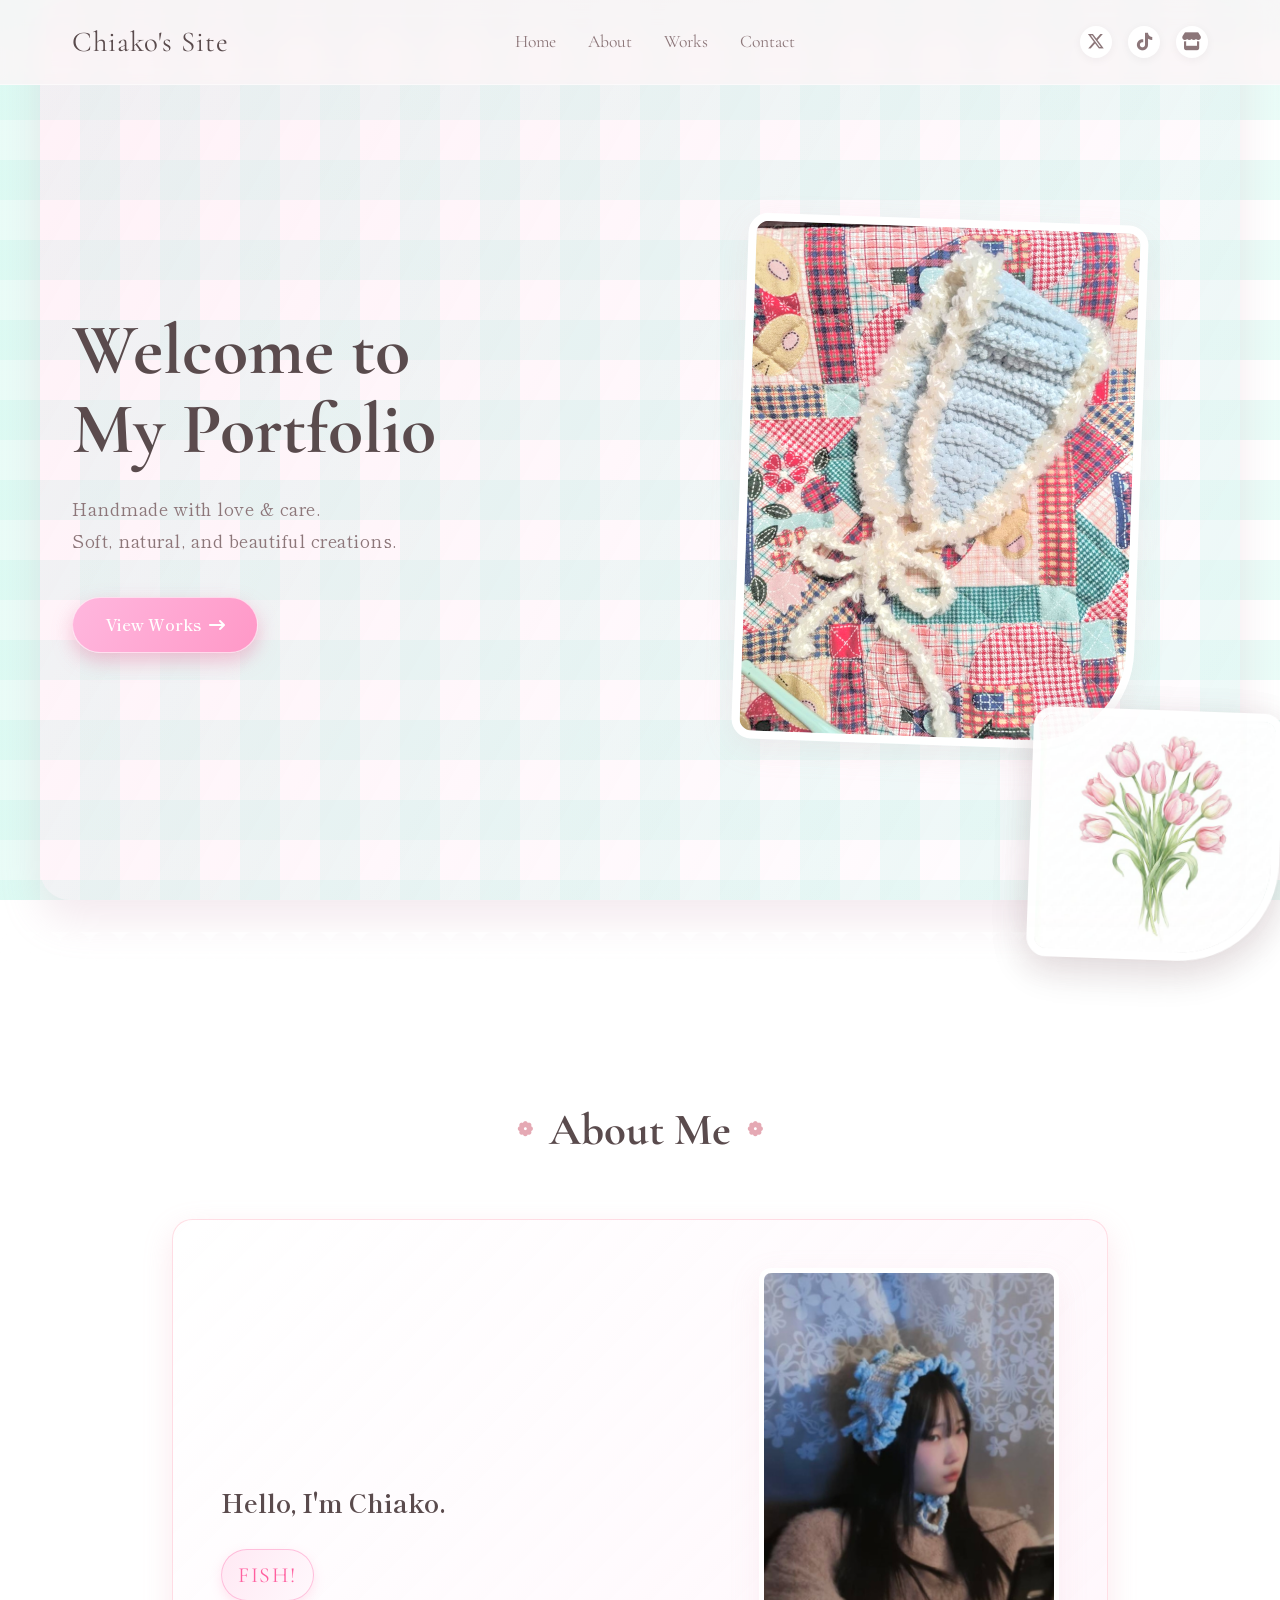
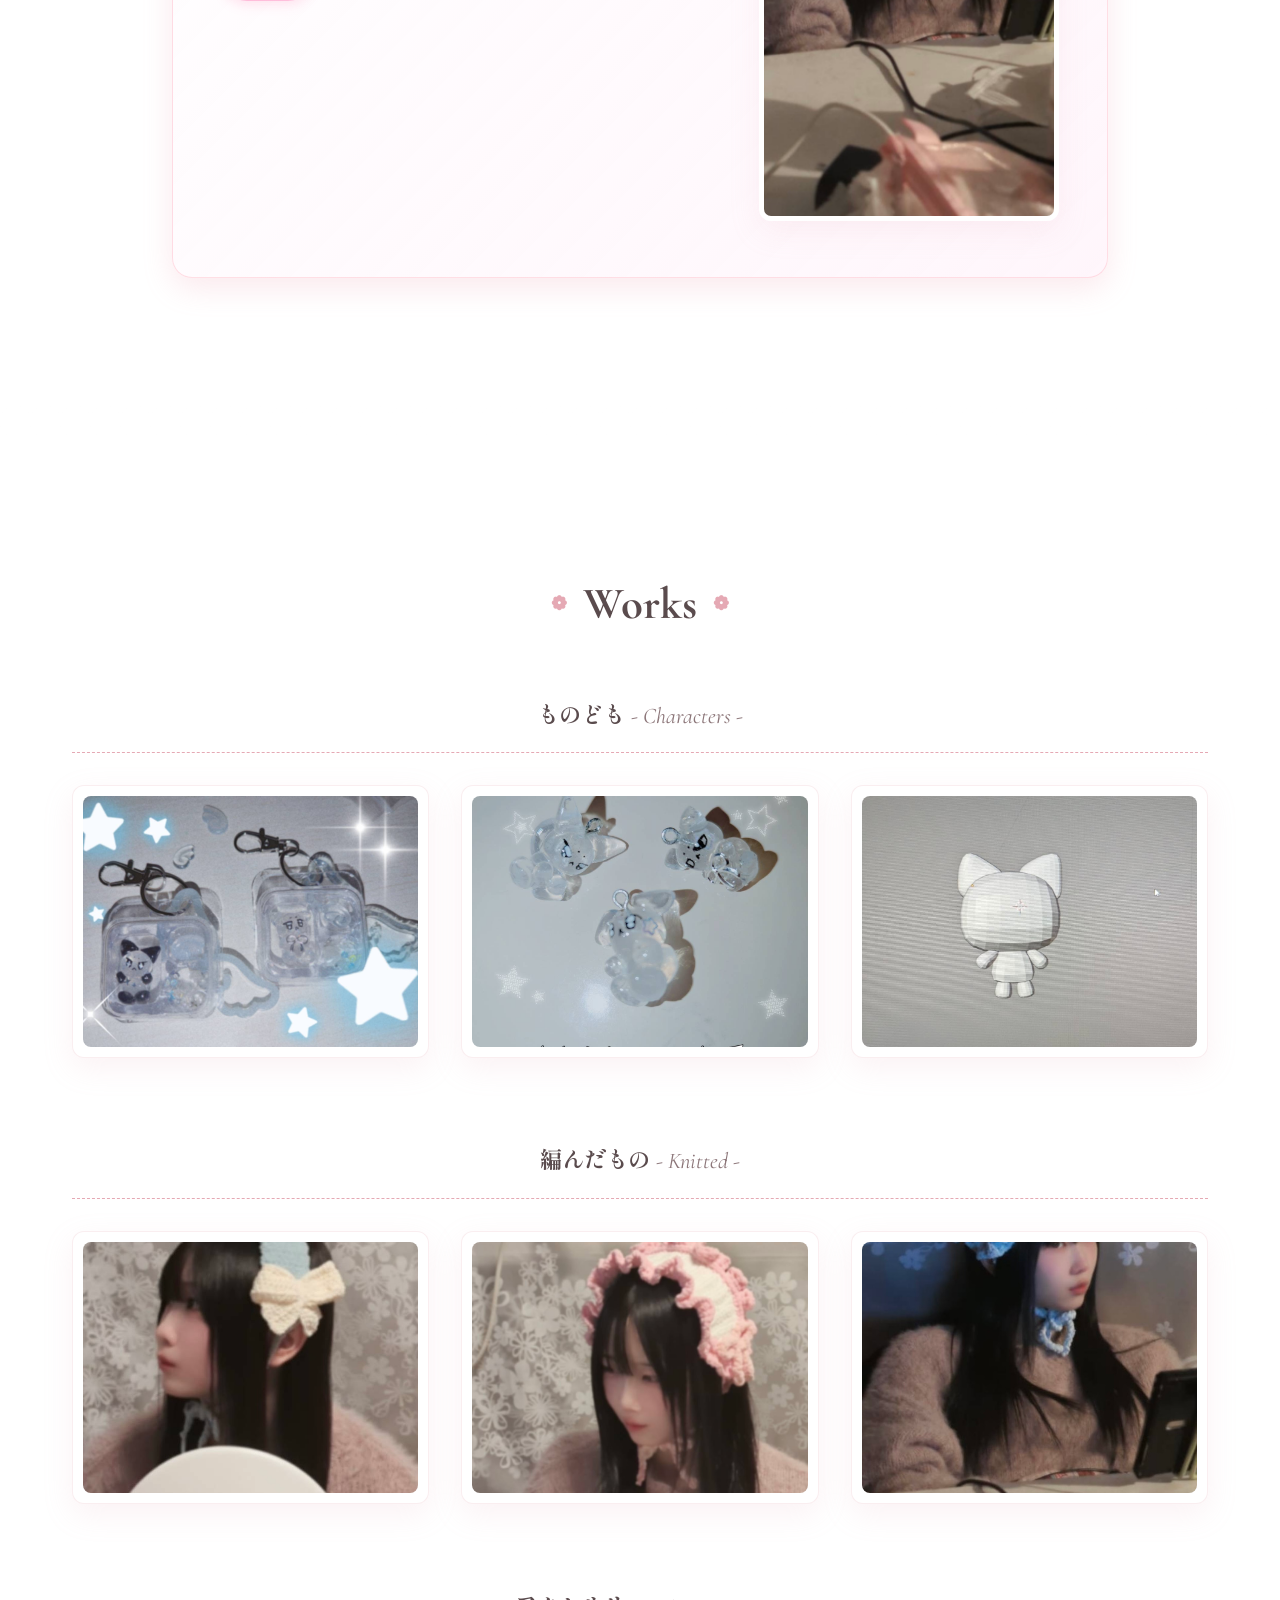
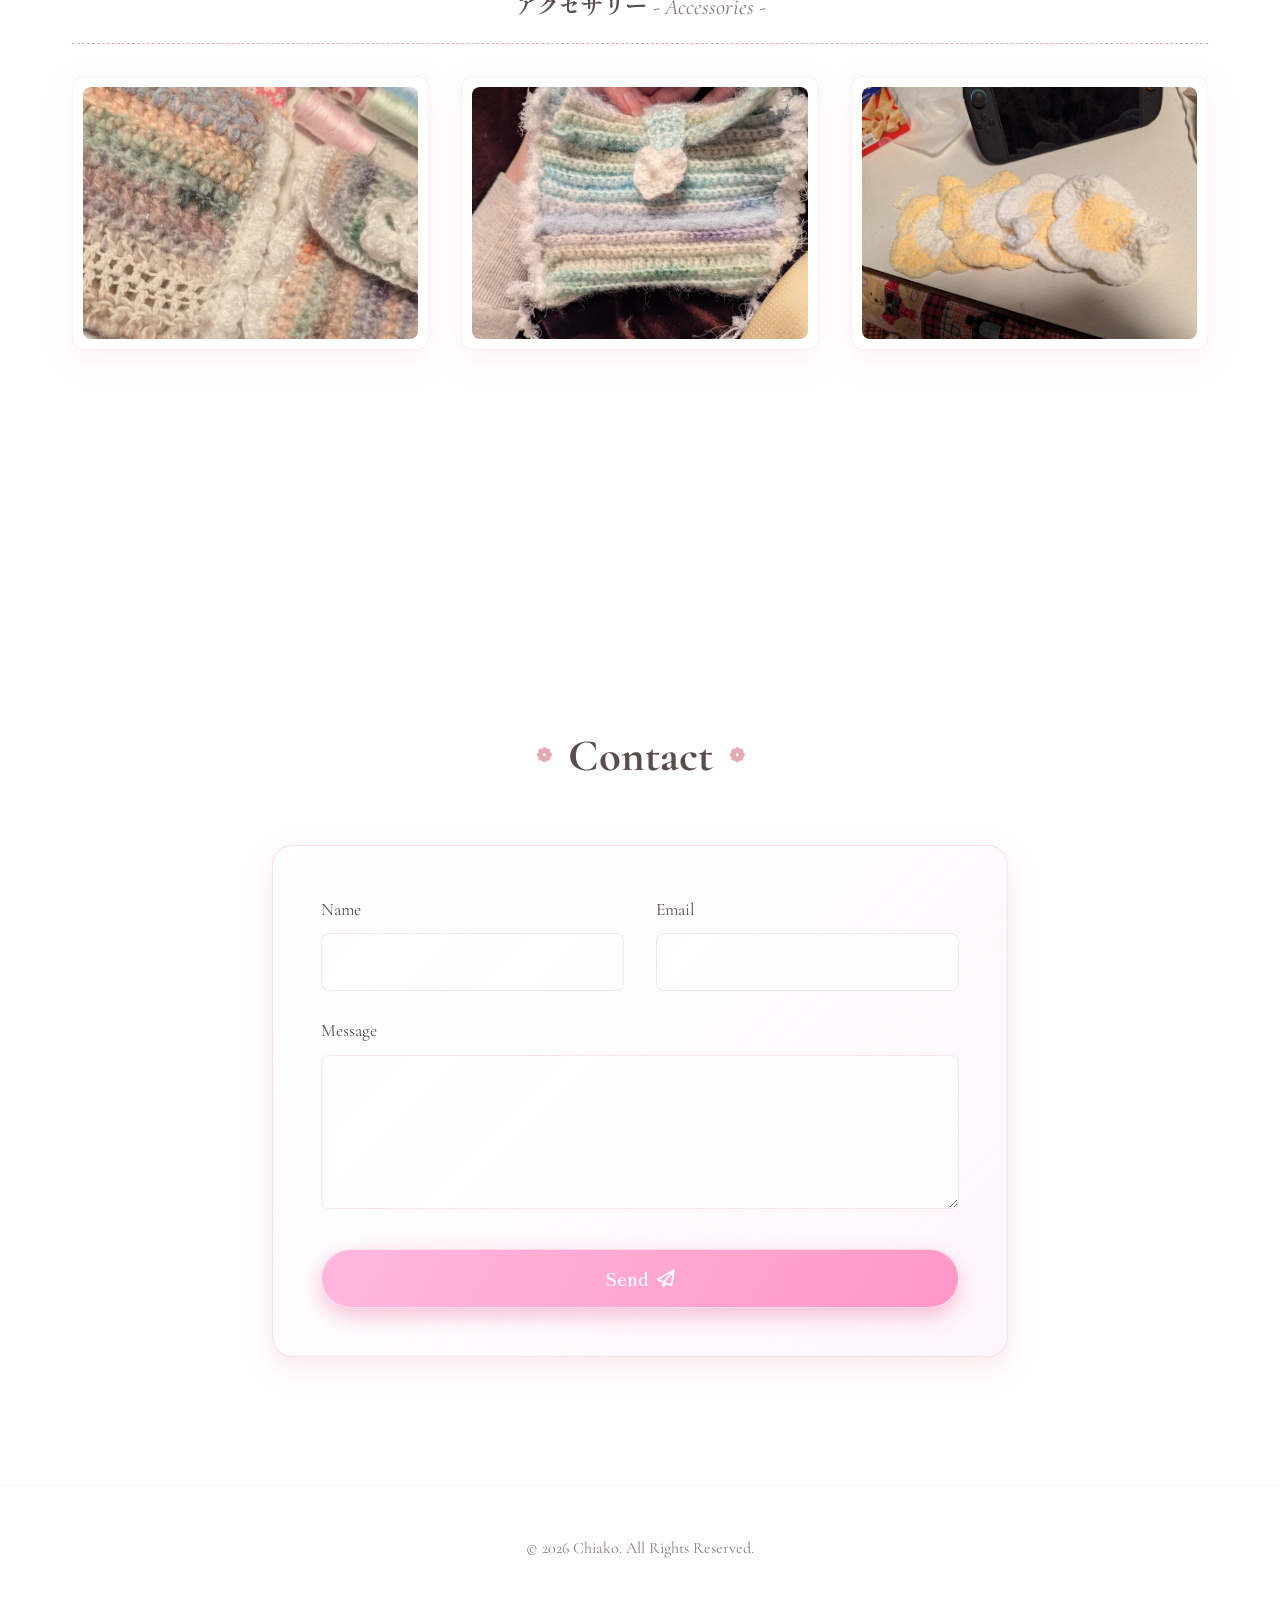
<file: index.html>
<!DOCTYPE html>
<html lang="ja">
<head>
    <meta charset="UTF-8">
    <meta name="viewport" content="width=device-width, initial-scale=1.0">
    <title>ちあこのサイト - Portfolio</title>
    <meta name="description" content="ちあこのポートフォリオサイトです。編んだもの、ぬいぐるみ、アクセサリーなどの作品を紹介します。">
    <!-- Google Fonts -->
    <link rel="preconnect" href="https://fonts.googleapis.com">
    <link rel="preconnect" href="https://fonts.gstatic.com" crossorigin>
    <link href="https://fonts.googleapis.com/css2?family=Cormorant+Garamond:ital,wght@0,400;0,600;1,400&family=Shippori+Mincho:wght@400;500;600&display=swap" rel="stylesheet">
    <!-- Font Awesome -->
    <link rel="stylesheet" href="https://cdnjs.cloudflare.com/ajax/libs/font-awesome/6.4.0/css/all.min.css">
    <link rel="stylesheet" href="style.css">
</head>
<body>
    <canvas id="particle-canvas"></canvas>
    <header class="header">
        <div class="header-inner">
            <h1 class="logo">Chiako's Site</h1>
            <nav class="nav">
                <ul>
                    <li><a href="#home">Home</a></li>
                    <li><a href="#about">About</a></li>
                    <li><a href="#works">Works</a></li>
                    <li><a href="#contact">Contact</a></li>
                </ul>
            </nav>
            <div class="sns-links">
                <a href="#" aria-label="X (Twitter)"><i class="fa-brands fa-x-twitter"></i></a>
                <a href="#" aria-label="TikTok"><i class="fa-brands fa-tiktok"></i></a>
                <a href="#" aria-label="Mercari"><i class="fa-solid fa-store"></i></a>
            </div>
        </div>
    </header>

    <main>
        <section id="home" class="hero">
            <div class="hero-content">
                <h2 class="hero-title">Welcome to<br>My Portfolio</h2>
                <p class="hero-subtitle">Handmade with love & care.<br>Soft, natural, and beautiful creations.</p>
                <a href="#works" class="btn">View Works <i class="fa-solid fa-arrow-right-long"></i></a>
            </div>
            <!-- Decorative image mimicking the reference -->
            <div class="hero-decoration">
                <img src="参考資料/作品写真/IMG_2109.JPG" alt="Decorative flowers">
                <img src="参考資料/作品写真/pink_tulips.png" alt="Pink Tulips" class="tulips-decoration">
            </div>
        </section>

        <div class="lace-divider"></div>

        <section id="about" class="about">
            <h2 class="section-title"><span>About Me</span></h2>
            <div class="about-card glassmorphism">
                <div class="about-text">
                    <h3>Hello, I'm Chiako.</h3>
                    <p><a href="game.html" class="fish-game-link">FISH!</a></p>
                </div>
                <!-- Optional image for about -->
                <div class="about-image">
                    <img src="参考資料/作品写真/IMG_2112.JPG" alt="About Image">
                </div>
            </div>
        </section>

        <div class="lace-divider"></div>

        <section id="works" class="works">
            <h2 class="section-title"><span>Works</span></h2>
            
            <div class="category">
                <h3 class="category-title">ものども <span>- Characters -</span></h3>
                <div class="photo-grid">
                    <div class="photo-item"><img src="参考資料/作品写真/IMG_2107.JPG" alt="編んだもの 1"><div class="overlay"><span>View Details</span></div></div>
                    <div class="photo-item"><img src="参考資料/作品写真/IMG_2108.JPG" alt="編んだもの 2"><div class="overlay"><span>View Details</span></div></div>
                    <div class="photo-item"><img src="参考資料/作品写真/IMG_2114.JPG" alt="編んだもの 3"><div class="overlay"><span>View Details</span></div></div>
                </div>
            </div>

            <div class="category">
                <h3 class="category-title">編んだもの <span>- Knitted -</span></h3>
                <div class="photo-grid">
                    <div class="photo-item"><img src="参考資料/作品写真/IMG_2111.JPG" alt="ぬいぐるみ 1"><div class="overlay"><span>View Details</span></div></div>
                    <div class="photo-item"><img src="参考資料/作品写真/IMG_2110.JPG" alt="ぬいぐるみ 2"><div class="overlay"><span>View Details</span></div></div>
                    <div class="photo-item"><img src="参考資料/作品写真/IMG_2112.JPG" alt="ぬいぐるみ 3"><div class="overlay"><span>View Details</span></div></div>
                </div>
            </div>

            <div class="category">
                <h3 class="category-title">アクセサリー <span>- Accessories -</span></h3>
                <div class="photo-grid">
                    <div class="photo-item"><img src="参考資料/作品写真/IMG_2115.JPG" alt="アクセサリー 1"><div class="overlay"><span>View Details</span></div></div>
                    <div class="photo-item"><img src="参考資料/作品写真/IMG_2116.JPG" alt="アクセサリー 2"><div class="overlay"><span>View Details</span></div></div>
                    <div class="photo-item"><img src="参考資料/作品写真/IMG_2113.JPG" alt="アクセサリー 3"><div class="overlay"><span>View Details</span></div></div>
                </div>
            </div>
        </section>

        <div class="lace-divider"></div>

        <section id="contact" class="contact">
            <h2 class="section-title"><span>Contact</span></h2>
            <div class="contact-card glassmorphism">
                <form action="#" method="POST" class="contact-form">
                    <div class="form-group row">
                        <div class="input-wrapper">
                            <label for="name">Name</label>
                            <input type="text" id="name" name="name" required>
                        </div>
                        <div class="input-wrapper">
                            <label for="email">Email</label>
                            <input type="email" id="email" name="email" required>
                        </div>
                    </div>
                    <div class="form-group">
                        <label for="message">Message</label>
                        <textarea id="message" name="message" rows="5" required></textarea>
                    </div>
                    <button type="submit" class="btn btn-submit">Send <i class="fa-regular fa-paper-plane"></i></button>
                </form>
            </div>
        </section>
    </main>

    <footer class="footer">
        <p>&copy; 2026 Chiako. All Rights Reserved.</p>
    </footer>

    <script>
        const canvas = document.getElementById('particle-canvas');
        const ctx = canvas.getContext('2d');
        canvas.width = window.innerWidth;
        canvas.height = window.innerHeight;

        let particles = [];
        let mouse = { x: null, y: null };

        class Particle {
            constructor(x, y, color) {
                this.x = x;
                this.y = y;
                this.size = Math.random() * 5 + 3; // 小さいガラスビーズ風にサイズを小さく
                this.color = color;
                this.vx = (Math.random() - 0.5) * 4;
                this.vy = (Math.random() - 0.5) * 4;
                this.gravity = 0.1;
                this.friction = 0.99;
            }

            update() {
                this.vy += this.gravity;
                this.vx *= this.friction;
                this.vy *= this.friction;
                this.x += this.vx;
                this.y += this.vy;

                if (this.y + this.size > canvas.height) {
                    this.y = canvas.height - this.size;
                    this.vy *= -0.8;
                }
            }

            draw() {
                ctx.beginPath();
                ctx.arc(this.x, this.y, this.size, 0, Math.PI * 2);
                ctx.fillStyle = this.color + '80'; // 半透明にしてガラスビーズ風
                ctx.fill();
            }
        }

        function createParticles(x, y) {
            const colors = ['#ffb3ba', '#ffdfba', '#ffffba', '#baffc9', '#bae1ff', '#e8baff', '#ffb3e6', '#c9c9ff']; // パステルカラー
            for (let i = 0; i < 3; i++) { // 量を減らす
                const color = colors[Math.floor(Math.random() * colors.length)];
                particles.push(new Particle(x, y, color));
            }
        }

        function animate() {
            ctx.clearRect(0, 0, canvas.width, canvas.height);
            particles.forEach((particle, index) => {
                particle.update();
                particle.draw();
                if (particle.size <= 0.1) {
                    particles.splice(index, 1);
                }
            });
            requestAnimationFrame(animate);
        }

        window.addEventListener('mousemove', (e) => {
            mouse.x = e.x;
            mouse.y = e.y;
            createParticles(mouse.x, mouse.y);
        });

        window.addEventListener('resize', () => {
            canvas.width = window.innerWidth;
            canvas.height = window.innerHeight;
        });

        animate();
    </script>
</body>
</html>
</file>
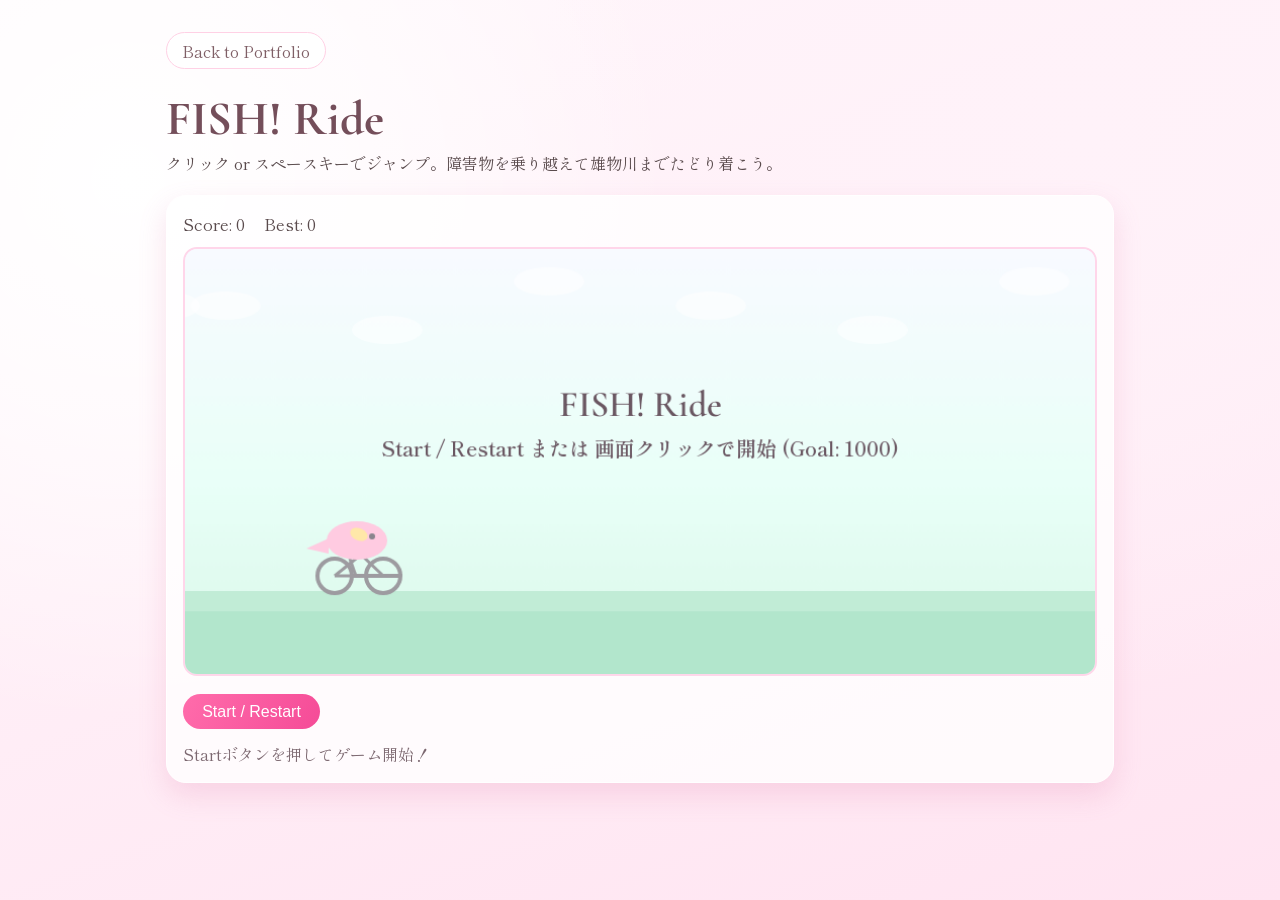
<file: game.html>
<!DOCTYPE html>
<html lang="ja">
<head>
    <meta charset="UTF-8">
    <meta name="viewport" content="width=device-width, initial-scale=1.0">
    <title>FISH! Bicycle Game</title>
    <link rel="preconnect" href="https://fonts.googleapis.com">
    <link rel="preconnect" href="https://fonts.gstatic.com" crossorigin>
    <link href="https://fonts.googleapis.com/css2?family=Cormorant+Garamond:wght@600&family=Shippori+Mincho:wght@500;600&display=swap" rel="stylesheet">
    <link rel="stylesheet" href="game.css">
</head>
<body>
    <main class="game-page">
        <a href="index.html#about" class="back-link">Back to Portfolio</a>
        <h1>FISH! Ride</h1>
        <p class="lead">クリック or スペースキーでジャンプ。障害物を乗り越えて雄物川までたどり着こう。</p>

        <section class="game-card">
            <div class="hud">
                <p>Score: <span id="score">0</span></p>
                <p>Best: <span id="best">0</span></p>
            </div>
            <canvas id="game-canvas" width="900" height="420" aria-label="Fish bicycle game"></canvas>
            <div class="actions">
                <button id="start-button" type="button">Start / Restart</button>
            </div>
            <p id="message" class="message">Startボタンを押してゲーム開始！</p>
        </section>
    </main>

    <script src="game.js"></script>
</body>
</html>
</file>
<file: style.css>
:root {
    --color-bg-primary: #faf6f7;
    --color-bg-secondary: #fdfafb;
    --color-text-main: #5a4b4d;
    --color-text-light: #8c7679;
    --color-accent: #e5a9b4;
    --color-accent-hover: #d18d9a;
    --color-white: #ffffff;
    --font-heading: 'Cormorant Garamond', serif;
    --font-body: 'Shippori Mincho', serif;
    --shadow-soft: 0 10px 30px rgba(229, 169, 180, 0.15);
    --shadow-glass: 0 8px 32px 0 rgba(229, 169, 180, 0.2);
    --border-glass: 1px solid rgba(255, 255, 255, 0.6);
}

* {
    margin: 0;
    padding: 0;
    box-sizing: border-box;
}

body {
    font-family: var(--font-body);
    color: var(--color-text-main);
    background-color: #ffffff;
    background-image: 
        linear-gradient(rgba(202, 247, 236, 0.4) 50%, transparent 50%),
        linear-gradient(90deg, rgba(202, 247, 236, 0.4) 50%, transparent 50%);
    background-size: 80px 80px;
    background-position: 0 0, 0 0;
    background-attachment: fixed;
    line-height: 1.8;
    overflow-x: hidden;
    position: relative;
}

#particle-canvas {
    position: fixed;
    top: 0;
    left: 0;
    z-index: -1;
    pointer-events: none;
}

html {
    scroll-behavior: smooth;
}

a {
    text-decoration: none;
    color: inherit;
    transition: all 0.3s ease;
}

ul {
    list-style: none;
}

/* Glassmorphism Utility */
.glassmorphism {
    background: linear-gradient(135deg, rgba(255, 255, 255, 0.85), rgba(255, 242, 250, 0.7));
    backdrop-filter: blur(10px);
    -webkit-backdrop-filter: blur(10px);
    border: 1px solid rgba(255, 192, 203, 0.5);
    border-radius: 20px;
    box-shadow: 0 10px 30px rgba(236, 147, 163, 0.2);
}

/* Typography elements */
.section-title {
    font-family: var(--font-heading);
    font-size: 2.8rem;
    text-align: center;
    color: var(--color-text-main);
    margin-bottom: 3rem;
    display: flex;
    align-items: center;
    justify-content: center;
    gap: 1rem;
}

.section-title::before,
.section-title::after {
    content: '❁';
    font-size: 1.2rem;
    color: var(--color-accent);
}

/* Button */
.btn {
    display: inline-flex;
    align-items: center;
    gap: 0.5rem;
    background: linear-gradient(120deg, #ffb7de, #ff98c7);
    color: #ffffff;
    padding: 0.8rem 2rem;
    border-radius: 40px;
    font-family: var(--font-body);
    font-weight: 600;
    border: 1px solid rgba(255, 255, 255, 0.6);
    cursor: pointer;
    box-shadow: 0 8px 20px rgba(233, 125, 165, 0.45);
    transition: all 0.3s ease;
}

.btn:hover {
    background: linear-gradient(120deg, #ffabd6, #ff82b9);
    transform: translateY(-3px) scale(1.02);
    box-shadow: 0 10px 24px rgba(233, 125, 165, 0.55);
}

.btn:active {
    transform: translateY(0) scale(0.99);
}

/* Header */
.header {
    position: fixed;
    top: 0;
    width: 100%;
    z-index: 1000;
    padding: 1rem 0;
    transition: all 0.3s ease;
    background: rgba(250, 246, 247, 0.8);
    backdrop-filter: blur(10px);
    border-bottom: 1px solid rgba(255,255,255,0.5);
}

.header-inner {
    max-width: 1200px;
    margin: 0 auto;
    display: flex;
    justify-content: space-between;
    align-items: center;
    padding: 0 2rem;
}

.logo {
    font-family: var(--font-heading);
    font-size: 1.8rem;
    font-weight: 400;
    color: var(--color-text-main);
    letter-spacing: 1px;
}

.nav ul {
    display: flex;
    gap: 2rem;
}

.nav a {
    font-family: var(--font-heading);
    font-size: 1.1rem;
    color: var(--color-text-light);
    position: relative;
}

.nav a::after {
    content: '';
    position: absolute;
    width: 0;
    height: 1px;
    bottom: -2px;
    left: 0;
    background-color: var(--color-accent);
    transition: width 0.3s ease;
}

.nav a:hover {
    color: var(--color-text-main);
}

.nav a:hover::after {
    width: 100%;
}

.sns-links {
    display: flex;
    gap: 1rem;
}

.sns-links a {
    color: var(--color-text-light);
    font-size: 1.1rem;
    width: 32px;
    height: 32px;
    display: flex;
    align-items: center;
    justify-content: center;
    border-radius: 50%;
    background-color: var(--color-white);
    box-shadow: 0 2px 10px rgba(0,0,0,0.05);
}

.sns-links a:hover {
    color: var(--color-white);
    background-color: var(--color-accent);
    transform: translateY(-2px);
}

/* Hero Section */
.hero {
    min-height: 100vh;
    display: flex;
    align-items: center;
    justify-content: center;
    padding: 8rem 2rem 4rem;
    max-width: 1200px;
    margin: 0 auto;
    position: relative;
    gap: 4rem;
    background: linear-gradient(120deg, rgba(255, 220, 235, 0.4), rgba(255, 245, 255, 0.2));
    border-radius: 30px;
    box-shadow: 0 20px 40px rgba(200, 148, 176, 0.2);
}

.hero-content {
    flex: 1;
    z-index: 2;
}

.hero-title {
    font-family: var(--font-heading);
    font-size: 4.5rem;
    line-height: 1.1;
    margin-bottom: 1.5rem;
    color: var(--color-text-main);
}

.hero-subtitle {
    font-size: 1.1rem;
    color: var(--color-text-light);
    margin-bottom: 2.5rem;
    letter-spacing: 0.5px;
}

.hero-decoration {
    flex: 1;
    display: flex;
    justify-content: center;
    align-items: center;
}

.hero-decoration img {
    max-width: 400px;
    border-radius: 20px 20px 100px 20px;
    box-shadow: var(--shadow-soft);
    border: 8px solid var(--color-white);
    transform: rotate(2deg);
    transition: transform 0.5s ease;
}

.hero-decoration img:hover {
    transform: rotate(0deg) scale(1.02);
}

.tulips-decoration {
    position: absolute;
    bottom: -60px;
    right: -40px;
    width: 250px;
    opacity: 0.95;
    transform: rotate(15deg) scale(1.1);
    z-index: 3;
    pointer-events: none;
    filter: drop-shadow(0 10px 20px rgba(0,0,0,0.15));
}

/* Divider mimicking Lace */
.lace-divider {
    height: 30px;
    width: 100%;
    margin: 2rem 0;
    background-image: radial-gradient(circle at 15px 50%, transparent 15px, rgba(255,255,255,0.7) 16px);
    background-size: 30px 100%;
    position: relative;
    opacity: 0.8;
}

/* About Section */
.about {
    padding: 6rem 2rem;
    max-width: 1000px;
    margin: 0 auto;
}

.about-card {
    display: flex;
    padding: 3rem;
    gap: 3rem;
    align-items: center;
}

.about-text {
    flex: 1;
}

.about-text h3 {
    font-size: 1.6rem;
    margin-bottom: 1.5rem;
    color: var(--color-text-main);
}

.about-text p {
    color: var(--color-text-light);
    margin-bottom: 1rem;
}

.fish-game-link {
    display: inline-block;
    font-family: var(--font-heading);
    font-size: 1.35rem;
    letter-spacing: 0.08em;
    color: #ff5f9f;
    background: linear-gradient(120deg, #ffe9f4, #fff8fc);
    border: 1px solid rgba(255, 130, 185, 0.45);
    border-radius: 999px;
    padding: 0.35rem 1rem;
    box-shadow: 0 4px 12px rgba(255, 125, 173, 0.2);
}

.fish-game-link:hover {
    color: #ffffff;
    background: linear-gradient(120deg, #ffabd6, #ff82b9);
    transform: translateY(-2px);
    box-shadow: 0 10px 20px rgba(255, 125, 173, 0.3);
}

.about-image {
    flex: 0 0 300px;
}

.about-image img {
    width: 100%;
    border-radius: 12px;
    box-shadow: var(--shadow-soft);
    border: 5px solid var(--color-white);
}

/* Works Section */
.works {
    padding: 6rem 2rem;
    max-width: 1200px;
    margin: 0 auto;
}

.category {
    margin-bottom: 5rem;
}

.category-title {
    font-family: var(--font-body);
    font-size: 1.4rem;
    color: var(--color-text-main);
    margin-bottom: 2rem;
    text-align: center;
    border-bottom: 1px dashed var(--color-accent);
    padding-bottom: 1rem;
}

.category-title span {
    font-family: var(--font-heading);
    font-style: italic;
    color: var(--color-text-light);
    font-weight: 400;
}

.photo-grid {
    display: grid;
    grid-template-columns: repeat(auto-fill, minmax(300px, 1fr));
    gap: 2rem;
}

.photo-item {
    position: relative;
    border-radius: 12px;
    overflow: hidden;
    box-shadow: var(--shadow-soft);
    background: var(--color-white);
    padding: 10px;
    border: 1px solid rgba(229, 169, 180, 0.2);
    transition: transform 0.4s ease;
}

.photo-item:hover {
    transform: translateY(-10px);
}

.photo-item img {
    width: 100%;
    aspect-ratio: 4/3;
    object-fit: cover;
    border-radius: 8px;
    display: block;
}

.photo-item .overlay {
    position: absolute;
    top: 10px;
    left: 10px;
    right: 10px;
    bottom: 10px;
    background: rgba(255, 255, 255, 0.85);
    border-radius: 8px;
    display: flex;
    align-items: center;
    justify-content: center;
    opacity: 0;
    transition: opacity 0.3s ease;
    backdrop-filter: blur(2px);
}

.photo-item:hover .overlay {
    opacity: 1;
}

.photo-item .overlay span {
    font-family: var(--font-heading);
    font-size: 1.2rem;
    color: var(--color-text-main);
    border-bottom: 1px solid var(--color-accent);
    padding-bottom: 5px;
}

/* Contact Section */
.contact {
    padding: 6rem 2rem;
    max-width: 800px;
    margin: 0 auto;
}

.contact-card {
    padding: 3rem;
}

.form-group {
    margin-bottom: 1.5rem;
    display: flex;
    flex-direction: column;
}

.form-group.row {
    flex-direction: row;
    gap: 2rem;
}

.input-wrapper {
    flex: 1;
    display: flex;
    flex-direction: column;
}

label {
    font-family: var(--font-heading);
    margin-bottom: 0.5rem;
    color: var(--color-text-main);
    font-size: 1.1rem;
}

input, textarea {
    width: 100%;
    padding: 1rem;
    border: 1px solid rgba(229, 169, 180, 0.3);
    border-radius: 8px;
    font-family: var(--font-body);
    font-size: 1rem;
    background-color: rgba(255, 255, 255, 0.8);
    transition: all 0.3s ease;
}

input:focus, textarea:focus {
    outline: none;
    border-color: var(--color-accent);
    box-shadow: 0 0 0 3px rgba(229, 169, 180, 0.2);
    background-color: var(--color-white);
}

.btn-submit {
    margin-top: 1rem;
    width: 100%;
    justify-content: center;
    font-size: 1.1rem;
    padding: 1rem;
}

/* Footer */
.footer {
    text-align: center;
    padding: 3rem;
    font-family: var(--font-heading);
    color: var(--color-text-light);
    background: transparent;
    border-top: 1px solid rgba(229, 169, 180, 0.2);
    margin-top: 2rem;
}

/* Responsive Variables */
@media (max-width: 768px) {
    .hero {
        flex-direction: column;
        text-align: center;
        padding-top: 8rem;
    }
    .hero-title {
        font-size: 3rem;
    }
    .about-card {
        flex-direction: column;
        padding: 2rem;
    }
    .form-group.row {
        flex-direction: column;
        gap: 1.5rem;
    }
    .nav {
        display: none; /* simple mobile design */
    }
}
</file>
<file: game.css>
:root {
    --bg-soft: #fff8fc;
    --bg-strong: #ffe4f1;
    --text-main: #5a4b4d;
    --accent: #ff6cab;
    --accent-dark: #f54b97;
    --mint: #d9fff1;
    --card: #ffffffcc;
}

* {
    box-sizing: border-box;
}

body {
    margin: 0;
    min-height: 100vh;
    font-family: "Shippori Mincho", serif;
    color: var(--text-main);
    background:
        radial-gradient(circle at 10% 20%, #ffffff 0%, #ffffffaa 18%, transparent 40%),
        radial-gradient(circle at 85% 15%, #fff2f9 0%, #fff2f9b0 20%, transparent 42%),
        linear-gradient(160deg, var(--bg-soft), var(--bg-strong));
}

.game-page {
    max-width: 980px;
    margin: 0 auto;
    padding: 2rem 1rem 3rem;
}

.back-link {
    display: inline-block;
    text-decoration: none;
    color: #7f5f66;
    background: #fff;
    border: 1px solid #ffd1e5;
    border-radius: 999px;
    padding: 0.35rem 0.95rem;
    margin-bottom: 1.1rem;
}

h1 {
    margin: 0.2rem 0 0.2rem;
    font-family: "Cormorant Garamond", serif;
    font-size: clamp(2rem, 3.8vw, 3rem);
    color: #744e5a;
}

.lead {
    margin-top: 0;
    margin-bottom: 1.25rem;
}

.game-card {
    background: var(--card);
    border-radius: 20px;
    border: 1px solid #ffffff;
    box-shadow: 0 12px 28px rgba(221, 111, 160, 0.2);
    padding: 1rem;
}

.hud {
    display: flex;
    gap: 1.2rem;
    font-size: 1.05rem;
    margin: 0 0 0.7rem;
}

.hud p {
    margin: 0;
}

#game-canvas {
    width: 100%;
    height: auto;
    border-radius: 14px;
    border: 2px solid #ffd6ea;
    background: linear-gradient(#f8f7ff, #dbfff4);
    cursor: pointer;
}

.actions {
    margin-top: 0.8rem;
}

#start-button {
    border: none;
    border-radius: 999px;
    padding: 0.55rem 1.2rem;
    font-size: 1rem;
    color: white;
    background: linear-gradient(120deg, var(--accent), var(--accent-dark));
    cursor: pointer;
}

#start-button:hover {
    filter: brightness(1.06);
}

.message {
    margin: 0.8rem 0 0;
    color: #7c6870;
}

@media (max-width: 640px) {
    .game-page {
        padding-top: 1.25rem;
    }

    .hud {
        font-size: 0.98rem;
    }
}
</file>
